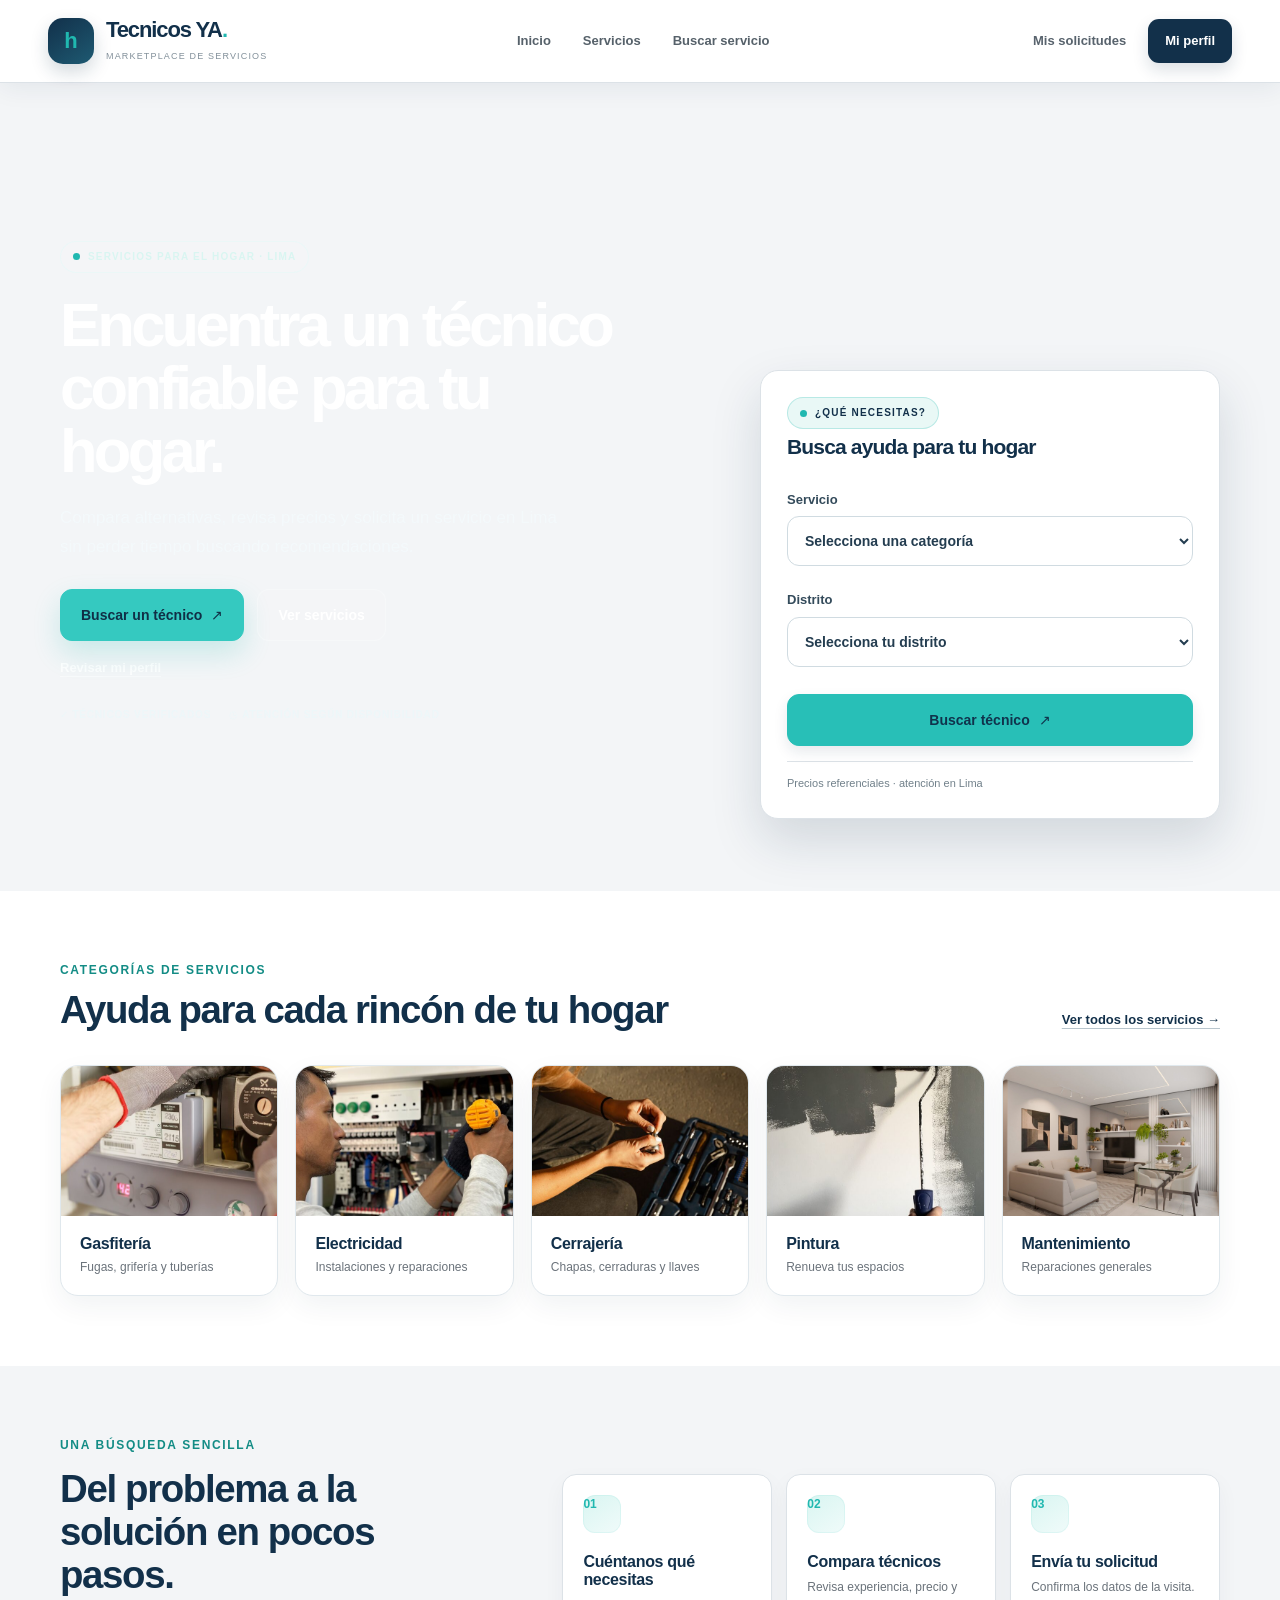
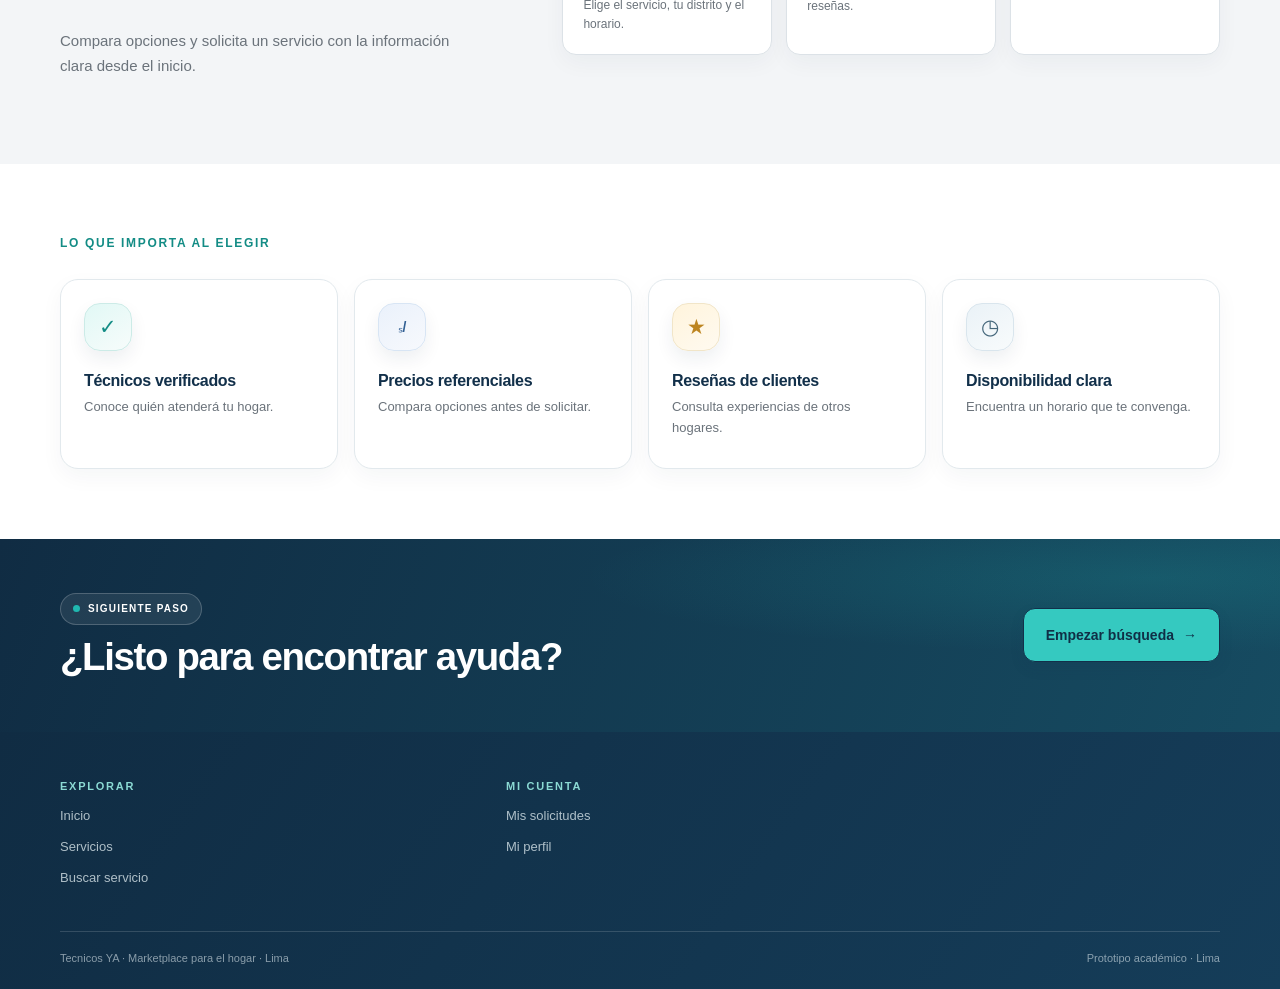
<file: index.html>
<!doctype html>
<html lang="es">
<head>
  <meta charset="utf-8">
  <meta name="viewport" content="width=device-width, initial-scale=1">
  <meta name="theme-color" content="#12304A">
  <meta name="description" content="Encuentra técnicos confiables para los servicios de tu hogar en Lima.">
  <title>Tecnicos YA — servicios para tu hogar</title>
  <link rel="stylesheet" href="./home.css">
  <link rel="stylesheet" href="./shared.css">
  <script src="/shared.js" defer></script>
  <script src="/home.js" defer></script>
</head>
<body>
  <header data-site-header></header>
  <main>
    <section class="hero">
      <div class="container hero-grid">
        <div class="hero-copy">
          <span class="eyebrow">Servicios para el hogar · Lima</span>
          <h1>Encuentra un técnico confiable para tu hogar.</h1>
          <p class="lead">Compara alternativas, revisa precios y solicita un servicio en Lima sin perder tiempo buscando recomendaciones.</p>
          <div class="button-row"><a class="button" href="/buscar-servicio/">Buscar un técnico <span aria-hidden="true">↗</span></a><a class="button button--secondary" href="/servicios/">Ver servicios</a></div>
          <a class="text-link home-account-link" href="/mi-perfil/">Revisar mi perfil</a>
          <div class="trust-list"><span>✓ Técnicos verificados</span><span>◷ Atención según disponibilidad</span></div>
        </div>
        <div class="hero-visual">
          <img src="./hogario-home.jpeg" alt="Interior luminoso de un hogar moderno" fetchpriority="high">
          <div class="hero-search">
            <span class="eyebrow">¿Qué necesitas?</span>
            <h2>Busca ayuda para tu hogar</h2>
            <form id="home-search" action="/buscar-servicio/">
              <label class="field"><span>Servicio</span><select name="servicio" required><option value="">Selecciona una categoría</option><option>Gasfitería</option><option>Electricidad</option><option>Cerrajería</option><option>Pintura</option><option>Mantenimiento</option><option>Limpieza</option></select></label>
              <label class="field"><span>Distrito</span><select name="distrito" required><option value="">Selecciona tu distrito</option><option>Surco</option><option>Miraflores</option><option>San Borja</option><option>San Isidro</option><option>La Molina</option></select></label>
              <button class="button" type="submit">Buscar técnico <span aria-hidden="true">↗</span></button>
            </form>
            <p class="home-search-note">Precios referenciales · atención en Lima</p>
          </div>
        </div>
      </div>
    </section>
    <section class="section">
      <div class="container"><div class="section-title-row"><div><p class="section-heading">Categorías de servicios</p><h2>Ayuda para cada rincón de tu hogar</h2></div><a class="text-link" href="/servicios/">Ver todos los servicios →</a></div>
        <div class="service-grid">
          <a class="service-card" href="/buscar-servicio/?servicio=Gasfiter%C3%ADa"><img src="./hogario-gas.jpeg" alt="Técnico revisando una instalación de agua" loading="lazy"><div class="service-card__body"><h3>Gasfitería</h3><p>Fugas, grifería y tuberías</p></div></a>
          <a class="service-card" href="/buscar-servicio/?servicio=Electricidad"><img src="./hogario-electric.jpeg" alt="Electricista trabajando en una instalación del hogar" loading="lazy"><div class="service-card__body"><h3>Electricidad</h3><p>Instalaciones y reparaciones</p></div></a>
          <a class="service-card" href="/buscar-servicio/?servicio=Cerrajer%C3%ADa"><img src="./hogario-locksmith.jpeg" alt="Herramientas de cerrajería" loading="lazy"><div class="service-card__body"><h3>Cerrajería</h3><p>Chapas, cerraduras y llaves</p></div></a>
          <a class="service-card" href="/buscar-servicio/?servicio=Pintura"><img src="./hogario-paint.jpeg" alt="Pintor renovando una pared interior" loading="lazy"><div class="service-card__body"><h3>Pintura</h3><p>Renueva tus espacios</p></div></a>
          <a class="service-card" href="/buscar-servicio/?servicio=Mantenimiento"><img src="./hogario-home.jpeg" alt="Sala de estar luminosa en un hogar cuidado" loading="lazy"><div class="service-card__body"><h3>Mantenimiento</h3><p>Reparaciones generales</p></div></a>
        </div>
      </div>
    </section>
    <section class="section section--soft">
      <div class="container home-steps"><div><p class="section-heading">Una búsqueda sencilla</p><h2>Del problema a la solución en pocos pasos.</h2><p class="muted">Compara opciones y solicita un servicio con la información clara desde el inicio.</p></div><div class="inline-steps"><article class="inline-step"><b>01</b><h3>Cuéntanos qué necesitas</h3><p>Elige el servicio, tu distrito y el horario.</p></article><article class="inline-step"><b>02</b><h3>Compara técnicos</h3><p>Revisa experiencia, precio y reseñas.</p></article><article class="inline-step"><b>03</b><h3>Envía tu solicitud</h3><p>Confirma los datos de la visita.</p></article></div></div>
    </section>
    <section class="section"><div class="container"><p class="section-heading">Lo que importa al elegir</p><div class="benefit-grid"><article><span>✓</span><h3>Técnicos verificados</h3><p>Conoce quién atenderá tu hogar.</p></article><article><span>ₛ/</span><h3>Precios referenciales</h3><p>Compara opciones antes de solicitar.</p></article><article><span>★</span><h3>Reseñas de clientes</h3><p>Consulta experiencias de otros hogares.</p></article><article><span>◷</span><h3>Disponibilidad clara</h3><p>Encuentra un horario que te convenga.</p></article></div></div></section>
    <section class="home-cta"><div class="container"><div><span class="eyebrow">Siguiente paso</span><h2>¿Listo para encontrar ayuda?</h2></div><a class="button button--teal" href="/buscar-servicio/">Empezar búsqueda <span aria-hidden="true">→</span></a></div></section>
  </main>
  <footer data-site-footer></footer>
</body>
</html>
</file>
<file: home.css>
.section-title-row{display:flex;align-items:end;justify-content:space-between;gap:20px;margin-bottom:26px}.section-title-row .section-heading{margin-bottom:8px}.section-title-row h2{margin:0}.service-grid{display:grid;grid-template-columns:repeat(5,minmax(0,1fr));gap:14px}.home-account-link{display:inline-block;margin-top:17px;font-size:12px}.hero-search form{display:grid;gap:11px}.hero-search .field{gap:6px;font-size:11px;font-weight:700;color:#4c5962}.hero-search select{min-height:43px;padding:9px 11px;border:1px solid var(--line);border-radius:8px;background:#fff;color:#637079}.hero-search .button{width:100%;margin-top:3px}.home-search-note{margin:15px 0 0;padding-top:13px;border-top:1px solid var(--line);color:#89949b;font-size:10px}.home-steps{display:grid;grid-template-columns:.8fr 1.2fr;align-items:center;gap:48px}.home-steps .section-heading{margin-bottom:12px}.home-steps h2{max-width:420px}.home-steps p:not(.section-heading){max-width:400px}.benefit-grid{display:grid;grid-template-columns:repeat(4,minmax(0,1fr));gap:14px}.benefit-grid article{min-height:175px;padding:20px;border:1px solid var(--line);border-radius:14px;background:#fff}.benefit-grid article>span{width:34px;height:34px;display:grid;place-items:center;border-radius:10px;background:#eaf8f7;color:#15948c;font-weight:800}.benefit-grid h3{margin:23px 0 7px;font-size:14px}.benefit-grid p{margin:0;color:var(--muted);font-size:12px}.home-cta{padding:38px 0;background:var(--navy);color:#fff}.home-cta .container{display:flex;align-items:center;justify-content:space-between;gap:20px}.home-cta h2{margin:10px 0 0;color:#fff;font-size:25px}.home-cta .eyebrow{border-color:rgba(255,255,255,.2);background:rgba(255,255,255,.08);color:#fff}.button--teal{border-color:var(--teal);background:var(--teal);color:var(--navy)}.button--teal:hover{background:#59cec7}@media(max-width:900px){.service-grid{grid-template-columns:repeat(3,minmax(0,1fr))}.home-steps{grid-template-columns:1fr;gap:12px}.benefit-grid{grid-template-columns:repeat(2,minmax(0,1fr))}}@media(max-width:620px){.section-title-row{align-items:start;flex-direction:column}.service-grid{grid-template-columns:repeat(2,minmax(0,1fr));gap:10px}.service-card img{height:118px}.service-card__body{padding:12px}.home-cta .container{align-items:flex-start;flex-direction:column}.benefit-grid{grid-template-columns:1fr 1fr}.benefit-grid article{min-height:155px;padding:15px}.benefit-grid h3{margin-top:17px;font-size:13px}.hero-visual{min-height:410px}}
.hero-search h2{margin:10px 0 16px;font-size:clamp(1.3rem,2vw,1.65rem)}
.home-search-note{font-size:11px;line-height:1.5}
.section-title-row{margin-bottom:30px}
.service-card__body h3{font-size:15px}
.home-steps .inline-step{min-height:150px}
.benefit-grid article{transition:border-color .18s ease,transform .18s ease,box-shadow .18s ease}
.benefit-grid article:hover{border-color:#b6e6e3;box-shadow:0 10px 26px rgba(18,48,74,.07);transform:translateY(-2px)}
.home-cta .button--teal{min-height:50px}
@media(max-width:620px){.hero{padding-block:34px 46px}.hero-visual{min-height:390px}.home-steps .inline-step{min-height:0}.service-card__body h3{font-size:14px}}
@media(max-width:380px){.service-grid{grid-template-columns:1fr}.service-card{display:grid;grid-template-columns:100px minmax(0,1fr)}.service-card img{height:100%;min-height:104px}.service-card__body{align-self:center}}

.hero{
  position:relative;
  padding:76px 0 84px;
  background:radial-gradient(ellipse at 88% 8%,rgba(32,184,176,.2),transparent 30%),linear-gradient(118deg,#102c43 0%,#153d59 58%,#1b5f6a 100%);
  color:#fff;
}
.hero-grid{grid-template-columns:minmax(0,1.08fr) minmax(0,.92fr);gap:38px}
.hero-copy{max-width:620px}
.hero-copy .eyebrow{border-color:rgba(207,249,245,.26);background:rgba(255,255,255,.08);color:#d9f5f1}
.hero-copy h1{max-width:590px;margin:23px 0 18px;color:#fff;font-size:clamp(3rem,4.8vw,4.35rem);line-height:1.03;letter-spacing:-.06em}
.hero-copy .lead{max-width:520px;color:rgba(244,250,252,.78);font-size:17px;line-height:1.75}
.hero-copy .button-row{gap:13px;margin-top:27px}
.hero-copy .button{min-height:52px;padding:13px 20px;border-radius:12px}
.hero-copy .button:first-child{border-color:#35c9c0;background:#35c9c0;color:#102f46;box-shadow:0 12px 28px rgba(32,184,176,.2)}
.hero-copy .button:first-child:hover{border-color:#53d4cb;background:#53d4cb}
.hero-copy .button--secondary{border-color:rgba(255,255,255,.24);background:rgba(255,255,255,.08);color:#fff}
.hero-copy .button--secondary:hover{border-color:rgba(255,255,255,.42);background:rgba(255,255,255,.14)}
.hero-copy .home-account-link{color:rgba(255,255,255,.83);text-decoration-color:rgba(255,255,255,.42)}
.hero-copy .trust-list{color:rgba(235,247,250,.75)}
.hero-visual{min-height:480px;padding:88px 0 0 30px}
.hero-visual>img{height:380px;border-radius:28px;box-shadow:0 28px 65px rgba(4,21,35,.3)}
.hero-search{width:min(94%,480px);margin-top:142px;padding:30px;border:1px solid rgba(255,255,255,.72);border-radius:24px;box-shadow:0 28px 70px rgba(5,25,39,.3)}
.hero-search h2{margin:13px 0 19px;font-size:clamp(1.45rem,2vw,1.8rem);letter-spacing:-.04em}
.hero-search .field{font-size:12px}
.hero-search select{min-height:49px;border-color:#d7e0e5;border-radius:11px;font-size:14px}
.hero-search .button{min-height:52px;border-color:#28bfb7;background:#28bfb7;color:#10334c;font-size:14px}
.hero-search .button:hover{border-color:#46cec6;background:#46cec6}
.home-search-note{color:#71808a;font-size:11px}
.section-title-row{margin-bottom:34px}
.section-title-row .section-heading,.home-steps .section-heading,.section>.container>.section-heading{color:#138c85}
.section-title-row h2{max-width:650px;font-size:clamp(1.8rem,3vw,2.5rem)}
.service-grid{gap:17px}
.service-card{border-color:#e2e9ed;border-radius:18px;box-shadow:0 8px 24px rgba(18,48,74,.055)}
.service-card img{height:172px;transition:transform .4s ease}
.service-card:hover img{transform:scale(1.04)}
.service-card__body{padding:18px}
.service-card__body h3{font-size:16px}
.service-card__body p{font-size:13px;line-height:1.5}
.home-steps{gap:58px}
.home-steps h2{font-size:clamp(1.9rem,3vw,2.55rem);line-height:1.12}
.home-steps .muted{font-size:15px;line-height:1.7}
.inline-steps{gap:16px}
.inline-step{min-height:176px;padding:22px;border-color:#e2e9ed;border-radius:18px;box-shadow:0 8px 22px rgba(18,48,74,.045)}
.inline-step b{width:38px;height:38px;display:grid;place-items:center;border-radius:12px;background:#e8f8f6;color:#118b83;font-size:13px}
.inline-step h3{margin-top:20px;font-size:16px}
.inline-step p{font-size:13px;line-height:1.6}
.benefit-grid{gap:16px}
.benefit-grid article{min-height:190px;padding:23px;border-color:#e2e9ed;border-radius:18px;box-shadow:0 8px 22px rgba(18,48,74,.045)}
.benefit-grid article>span{width:42px;height:42px;border-radius:14px;font-size:17px}
.benefit-grid h3{margin-top:21px;font-size:16px}
.benefit-grid p{font-size:13px;line-height:1.6}
.home-cta{position:relative;overflow:hidden;padding:54px 0;background:radial-gradient(ellipse at 90% 20%,rgba(32,184,176,.17),transparent 35%),linear-gradient(110deg,#102c43,#164b61);}
.home-cta h2{font-size:clamp(1.8rem,3vw,2.4rem)}
.home-cta .button--teal{min-height:54px;padding-inline:22px;border-radius:12px;background:#35c9c0;color:#102f46}
@media(max-width:900px){
  .hero{padding-block:58px 65px}
  .hero-grid{gap:24px}
  .hero-copy{max-width:720px}
  .hero-copy h1{max-width:700px}
  .hero-visual{min-height:460px;padding-top:76px}
  .hero-search{margin-top:118px}
  .home-steps{gap:28px}
}
@media(max-width:620px){
  .hero{padding:43px 0 55px}
  .hero-copy h1{margin:20px 0 14px;font-size:clamp(2.8rem,11vw,4rem)}
  .hero-copy .lead{font-size:15px;line-height:1.65}
  .hero-copy .button-row{display:grid;grid-template-columns:1fr 1fr;gap:10px;margin-top:22px}
  .hero-copy .button{min-height:50px;padding:11px 12px;font-size:12px}
  .hero-visual{min-height:435px;padding:60px 0 0 10px}
  .hero-visual>img{height:235px;border-radius:22px}
  .hero-search{width:100%;margin-top:103px;padding:21px;border-radius:20px}
  .hero-search .field{font-size:12px}
  .hero-search select{min-height:47px;font-size:13px}
  .service-grid{gap:11px}
  .service-card{border-radius:15px}
  .service-card img{height:130px}
  .service-card__body{padding:14px}
  .home-steps{gap:20px}
  .inline-steps{gap:11px}
  .inline-step{min-height:0;padding:18px}
  .inline-step h3{margin-top:14px}
  .benefit-grid{gap:11px}
  .benefit-grid article{min-height:165px;padding:16px;border-radius:15px}
  .benefit-grid h3{margin-top:16px;font-size:14px}
  .home-cta{padding:40px 0}
  .home-cta .container{gap:18px}
  .home-cta .button--teal{width:100%}
}
@media(max-width:380px){
  .hero-copy .button-row{grid-template-columns:1fr}
  .hero-visual{min-height:445px;padding-left:0}
  .hero-visual>img{height:210px}
  .hero-search{margin-top:100px;padding:17px}
  .benefit-grid{grid-template-columns:1fr}
  .benefit-grid article{min-height:0}
}

.hero{
  background-image:linear-gradient(90deg,rgba(8,30,46,.9) 0%,rgba(10,42,58,.76) 48%,rgba(9,44,58,.62) 100%),url("/hogario-home.jpeg");
  background-position:center,center 47%;
  background-size:cover;
}
.hero-grid{grid-template-columns:minmax(0,1.05fr) minmax(0,.95fr);gap:44px}
.hero-visual{min-height:0;padding:0}
.hero-visual>img{display:none}
.hero-search{width:100%;max-width:510px;margin:0 auto 0 0;border-color:rgba(255,255,255,.8);box-shadow:0 28px 70px rgba(4,21,35,.34)}
.hero-search .eyebrow{background:#e9f8f6;color:#12304a}
.section--soft{background:linear-gradient(135deg,#eef8f8 0%,#f3f6fa 100%)}
.home-steps{gap:64px}
.inline-step{position:relative;overflow:hidden;border-top:3px solid #20b8b0}
.inline-step b{background:linear-gradient(145deg,#d9f5f1,#f0fbfa);box-shadow:inset 0 0 0 1px rgba(32,184,176,.08)}
.benefit-grid article>span{width:48px;height:48px;border:1px solid #ccebe7;border-radius:16px;background:linear-gradient(145deg,#e1f8f5,#f7fcfb);color:#138c85;font-size:21px;box-shadow:0 8px 18px rgba(18,48,74,.07)}
.benefit-grid article:nth-child(2)>span{border-color:#d8e5f4;background:linear-gradient(145deg,#eaf1fb,#f7f9fd);color:#315f93;font-size:14px}
.benefit-grid article:nth-child(3)>span{border-color:#f1e5c8;background:linear-gradient(145deg,#fff4dc,#fffaf0);color:#bd8520}
.benefit-grid article:nth-child(4)>span{border-color:#d9e5ed;background:linear-gradient(145deg,#eaf2f7,#f8fbfc);color:#45677b}
@media(max-width:900px){
  .hero-grid{gap:30px}
  .hero-visual{width:100%;margin:0}
  .hero-search{margin:0 auto}
  .home-steps{gap:28px}
}
@media(max-width:620px){
  .hero{background-position:center,58% center}
  .hero-grid{gap:28px}
  .hero-visual{min-height:0;padding:0}
  .hero-search{max-width:none;margin:0;padding:20px}
  .home-steps{gap:18px}
}
@media(max-width:380px){.benefit-grid article>span{width:44px;height:44px}}
</file>
<file: shared.css>
:root{font-family:Inter,Arial,sans-serif;color:#343a40;background:#fff;font-synthesis:none;text-rendering:optimizeLegibility;--navy:#12304a;--teal:#20b8b0;--ink:#343a40;--muted:#6b737b;--line:#dce2e7;--paper:#f3f5f7;--white:#fff;--shadow:0 14px 38px rgba(18,48,74,.09);font-optical-sizing:auto}*{box-sizing:border-box}html{scroll-behavior:smooth}body{margin:0;min-width:320px;background:#fff;color:var(--ink);font-size:15px;line-height:1.55}img{display:block;max-width:100%}a{color:inherit;text-decoration:none}button,input,select,textarea{font:inherit}button,a,input,select,textarea{outline-offset:3px}a:focus-visible,button:focus-visible,input:focus-visible,select:focus-visible,textarea:focus-visible{outline:3px solid rgba(32,184,176,.55)}.site-header{position:relative;z-index:5;background:#fff;border-bottom:1px solid var(--line);box-shadow:0 2px 10px rgba(18,48,74,.04)}.header-main{max-width:1240px;margin:auto;min-height:76px;padding:12px 28px;display:flex;align-items:center;justify-content:space-between;gap:22px}.brand{display:inline-flex;align-items:center;gap:10px;flex-shrink:0}.brand-mark{width:42px;height:42px;display:grid;place-items:center;border-radius:13px;background:var(--navy);color:var(--teal);font-size:22px;font-weight:800}.brand-name{font-size:20px;font-weight:800;letter-spacing:-.05em;color:var(--navy);line-height:1}.brand-caption{display:block;margin-top:5px;font-size:9px;letter-spacing:.13em;text-transform:uppercase;color:#82909a}.main-nav{display:flex;align-items:center;gap:4px}.main-nav a,.mobile-nav a{padding:9px 12px;border-radius:9px;color:#56616a;font-size:13px;font-weight:650;white-space:nowrap;transition:background .18s,color .18s}.main-nav a:hover,.main-nav a[aria-current=page],.mobile-nav a:hover,.mobile-nav a[aria-current=page]{background:#e8f8f7;color:var(--navy)}.header-actions{display:flex;align-items:center;gap:10px;white-space:nowrap}.header-actions a{font-size:12px;font-weight:700}.header-login{padding:9px 12px;color:#58636d}.header-tech{padding:11px 15px;border-radius:9px;background:var(--navy);color:#fff}.mobile-nav{display:none;overflow-x:auto;border-top:1px solid var(--line);padding:7px 18px;gap:3px}.container{width:min(1160px,calc(100% - 48px));margin-inline:auto}.section{padding:70px 0}.section--soft{background:var(--paper)}.section-heading{margin:0 0 26px;color:var(--navy);font-size:12px;font-weight:800;letter-spacing:.14em;text-transform:uppercase}.eyebrow{display:inline-flex;align-items:center;gap:8px;width:max-content;padding:7px 12px;border:1px solid rgba(32,184,176,.24);border-radius:30px;background:#ecf9f8;color:var(--navy);font-size:10px;font-weight:800;letter-spacing:.12em;text-transform:uppercase}.eyebrow:before{content:"";width:7px;height:7px;border-radius:50%;background:var(--teal)}h1,h2,h3,p{margin-top:0}h1,h2,h3{color:var(--navy);line-height:1.12}h1{font-size:clamp(2.3rem,5vw,4.3rem);letter-spacing:-.055em}h2{font-size:clamp(1.45rem,2.5vw,2.1rem);letter-spacing:-.035em}h3{font-size:1.05rem;letter-spacing:-.02em}.muted{color:var(--muted)}.lead{max-width:650px;color:#66717a;font-size:17px;line-height:1.7}.button-row{display:flex;flex-wrap:wrap;gap:12px}.button{min-height:46px;display:inline-flex;align-items:center;justify-content:center;gap:9px;padding:11px 18px;border:1px solid var(--navy);border-radius:9px;background:var(--navy);color:#fff;font-size:13px;font-weight:750;cursor:pointer;transition:transform .15s,background .15s,box-shadow .15s}.button:hover{background:#1b4567;box-shadow:0 7px 18px rgba(18,48,74,.16);transform:translateY(-1px)}.button--secondary{border-color:#b8e8e5;background:#eaf8f7;color:var(--navy)}.button--secondary:hover{background:#d9f3f1}.button--white{border-color:#fff;background:#fff;color:var(--navy)}.text-link{color:var(--navy);font-size:13px;font-weight:700;text-decoration:underline;text-decoration-color:#b8c5cd;text-underline-offset:4px}.card{border:1px solid var(--line);border-radius:16px;background:#fff;box-shadow:0 4px 15px rgba(18,48,74,.035)}.card--pad{padding:24px}.grid{display:grid;gap:18px}.grid-2{grid-template-columns:repeat(2,minmax(0,1fr))}.grid-3{grid-template-columns:repeat(3,minmax(0,1fr))}.grid-4{grid-template-columns:repeat(4,minmax(0,1fr))}.service-card{overflow:hidden;border:1px solid var(--line);border-radius:15px;background:#fff;box-shadow:0 4px 14px rgba(18,48,74,.045);transition:transform .2s,border-color .2s,box-shadow .2s}.service-card:hover{transform:translateY(-3px);border-color:#a6dfdb;box-shadow:var(--shadow)}.service-card img{width:100%;height:150px;object-fit:cover}.service-card__body{padding:16px}.service-card__body h3{margin-bottom:5px}.service-card__body p{margin:0;color:var(--muted);font-size:12px}.page-top{padding:46px 0 28px;background:var(--paper);border-bottom:1px solid var(--line)}.page-top h1{margin:16px 0 8px;font-size:clamp(2rem,4vw,3.25rem)}.page-top p{max-width:720px;margin-bottom:0;color:var(--muted)}.page-content{padding:38px 0 72px}.form-card{padding:27px;border:1px solid var(--line);border-radius:16px;background:#fff;box-shadow:var(--shadow)}.form-grid{display:grid;grid-template-columns:repeat(2,minmax(0,1fr));gap:18px}.field{display:grid;gap:7px}.field--wide{grid-column:1/-1}.field label{color:#44515a;font-size:12px;font-weight:750}.field input,.field select,.field textarea{width:100%;min-height:46px;padding:11px 13px;border:1px solid #ced7dd;border-radius:9px;background:#fff;color:var(--ink)}.field textarea{min-height:110px;resize:vertical}.field input::placeholder,.field textarea::placeholder{color:#9aa4ab}.form-actions{display:flex;align-items:center;flex-wrap:wrap;gap:12px;margin-top:22px}.notice{padding:15px 17px;border:1px solid #ccebe8;border-radius:12px;background:#f0fbfa;color:#31575a;font-size:13px}.pill{display:inline-flex;padding:7px 11px;border-radius:30px;background:#eaf8f7;color:var(--navy);font-size:11px;font-weight:750}.hero{overflow:hidden;padding:62px 0 72px;background:var(--paper)}.hero-grid{display:grid;grid-template-columns:1.03fr .97fr;align-items:center;gap:48px}.hero h1{max-width:680px;margin:20px 0 20px}.hero-visual{position:relative;min-height:430px;padding:115px 0 0 32px}.hero-visual>img{position:absolute;inset:0 0 auto;width:100%;height:300px;border-radius:20px;object-fit:cover}.hero-search{position:relative;z-index:1;width:min(94%,460px);margin:110px 0 0 auto;padding:26px;border:1px solid var(--line);border-radius:18px;background:#fff;box-shadow:0 22px 50px rgba(18,48,74,.15)}.hero-search h2{margin:6px 0 18px;font-size:21px}.hero-search .field{margin-top:13px}.hero-search .button{width:100%;margin-top:16px}.trust-list{display:flex;flex-wrap:wrap;gap:18px;margin-top:27px;color:#77838a;font-size:10px;font-weight:750;letter-spacing:.08em;text-transform:uppercase}.technician-card{display:grid;grid-template-columns:108px 1fr;gap:19px;padding:19px;border:1px solid var(--line);border-radius:15px;background:#fff;box-shadow:0 4px 15px rgba(18,48,74,.04)}.technician-card>img{width:108px;height:116px;border-radius:12px;object-fit:cover}.technician-card h3{margin:2px 0 4px}.technician-card p{margin:0;color:var(--muted);font-size:13px}.tech-meta{display:flex;flex-wrap:wrap;gap:9px 16px;margin-top:11px;color:#5e6a72;font-size:11px}.tech-bottom{grid-column:2;display:flex;align-items:center;justify-content:space-between;gap:15px;padding-top:13px;border-top:1px solid var(--line)}.tech-bottom strong{display:block;color:var(--navy);font-size:16px}.results-layout{display:grid;grid-template-columns:260px minmax(0,1fr);gap:32px}.filter-panel{position:sticky;top:18px;align-self:start;padding:20px;border:1px solid var(--line);border-radius:14px;background:#fff}.filter-group{padding:15px 0;border-bottom:1px solid var(--line)}.filter-group:last-child{border-bottom:0}.filter-group h3{margin-bottom:11px;font-size:13px}.check-row{display:flex;align-items:center;gap:8px;margin:8px 0;color:#5d6871;font-size:12px}.check-row input{accent-color:var(--teal)}.results-list{display:grid;gap:14px}.profile-grid{display:grid;grid-template-columns:.82fr 1.18fr;gap:25px}.profile-head{display:flex;align-items:center;gap:17px}.profile-head img{width:100px;height:100px;border-radius:15px;object-fit:cover}.profile-head h2{margin:0;font-size:24px}.profile-head p{margin:5px 0 0;color:var(--muted);font-size:13px}.data-row{display:flex;justify-content:space-between;gap:15px;padding:13px 0;border-bottom:1px solid var(--line);font-size:13px}.data-row:last-child{border-bottom:0}.data-row span{color:var(--muted)}.data-row strong{color:var(--navy);text-align:right}.rating-stars{display:flex;gap:7px}.rating-stars button{width:44px;height:44px;border:1px solid var(--line);border-radius:9px;background:#fff;color:#9aa3a9;font-size:22px;cursor:pointer}.rating-stars button.is-active,.rating-stars button:hover{border-color:var(--teal);background:#eaf8f7;color:#db9c2f}.status{display:inline-flex;padding:6px 10px;border-radius:30px;background:#eaf8f7;color:#176d69;font-size:11px;font-weight:750}.success-panel{text-align:center;padding:50px 30px}.success-mark{width:62px;height:62px;display:grid;place-items:center;margin:0 auto 20px;border-radius:50%;background:#e7f8f5;color:#168b82;font-size:30px}.site-footer{padding:40px 0 20px;border-top:1px solid var(--line);background:var(--paper)}.footer-grid{display:grid;grid-template-columns:repeat(3,1fr);gap:32px;padding-bottom:28px}.footer-group h2{margin-bottom:14px;color:#82909a;font-size:10px;letter-spacing:.16em;text-transform:uppercase}.footer-group a{display:block;width:max-content;margin:8px 0;color:#66727a;font-size:12px}.footer-group a:hover{color:var(--navy);text-decoration:underline}.footer-bottom{display:flex;justify-content:space-between;gap:12px;padding-top:18px;border-top:1px solid #d8dfe3;color:#849098;font-size:10px}.footer-legal{display:flex;flex-wrap:wrap;gap:15px}.footer-legal a:hover{text-decoration:underline}.simple-grid{display:grid;grid-template-columns:repeat(2,minmax(0,1fr));gap:16px}.simple-action{padding:19px;border:1px solid var(--line);border-radius:13px;background:#fff}.simple-action h2{margin-bottom:6px;font-size:17px}.simple-action p{margin-bottom:12px;color:var(--muted);font-size:13px}.empty-state{padding:28px;border:1px dashed #bac7ce;border-radius:14px;background:#f9fbfc;color:var(--muted);text-align:center}.search-summary{display:flex;flex-wrap:wrap;gap:9px;margin:16px 0}.is-hidden{display:none!important}.field-hint{font-size:11px;color:var(--muted)}.toast-message{position:fixed;right:22px;bottom:22px;z-index:20;padding:12px 16px;border-radius:10px;background:var(--navy);color:#fff;box-shadow:var(--shadow);font-size:13px}.inline-steps{display:grid;grid-template-columns:repeat(3,1fr);gap:14px}.inline-step{padding:20px;border:1px solid var(--line);border-radius:14px;background:#fff}.inline-step b{display:block;margin-bottom:10px;color:var(--teal);font-size:12px}.inline-step h3{margin-bottom:7px}.inline-step p{margin:0;color:var(--muted);font-size:12px}.switch-row{display:flex;align-items:flex-start;gap:10px;padding:14px;border:1px solid var(--line);border-radius:11px;cursor:pointer}.switch-row input{margin-top:5px;accent-color:var(--teal)}@media(max-width:1050px){.header-main{gap:12px;padding-inline:20px}.main-nav a{padding-inline:9px;font-size:12px}.header-actions{gap:3px}.header-actions a{font-size:11px}.header-tech{padding-inline:11px}.hero-grid{gap:25px}.results-layout{grid-template-columns:230px minmax(0,1fr);gap:20px}}@media(max-width:850px){.header-main{min-height:68px}.main-nav{display:none}.mobile-nav{display:flex}.header-actions .header-login{display:none}.hero-grid{grid-template-columns:1fr}.hero-visual{width:min(650px,100%);margin:auto}.grid-4{grid-template-columns:repeat(2,minmax(0,1fr))}.results-layout{grid-template-columns:1fr}.filter-panel{position:static}.profile-grid{grid-template-columns:1fr 1fr}}@media(max-width:620px){.container{width:min(100% - 32px,1160px)}.header-main{padding:10px 16px}.brand-caption{display:none}.header-tech{display:none}.mobile-nav{padding-inline:12px}.section{padding:48px 0}.hero{padding:42px 0}.hero-grid{gap:18px}.hero-visual{min-height:390px;padding-left:10px}.hero-visual>img{height:245px}.hero-search{width:97%;margin-top:95px;padding:18px}.lead{font-size:15px}.grid-2,.grid-3,.grid-4,.form-grid,.profile-grid,.simple-grid{grid-template-columns:1fr}.field--wide{grid-column:auto}.page-top{padding:32px 0 22px}.page-content{padding:25px 0 50px}.form-card{padding:19px}.technician-card{grid-template-columns:76px minmax(0,1fr);gap:12px;padding:13px}.technician-card>img{width:76px;height:88px}.tech-meta{gap:6px 10px;font-size:10px}.tech-bottom{grid-column:1/-1}.tech-bottom .button{padding-inline:12px}.footer-grid{grid-template-columns:1fr 1fr;gap:18px}.footer-group:last-child{grid-column:1/-1}.footer-bottom{flex-direction:column}.inline-steps{grid-template-columns:1fr}.profile-head img{width:82px;height:82px}.data-row{font-size:12px}.success-panel{padding:35px 18px}}

body{font-size:16px;line-height:1.6}
.main-nav a,.mobile-nav a{font-size:13px}
.header-actions a{font-size:13px}
.button{min-height:48px;border-radius:11px;transition:transform .18s ease,background .18s ease,border-color .18s ease,box-shadow .18s ease}
.button:active{transform:translateY(0)}
.button:disabled,.button[aria-disabled=true]{cursor:not-allowed;opacity:.55;box-shadow:none;transform:none}
.card,.form-card,.filter-panel,.technician-card,.service-card{border-radius:16px}
.card:focus-within,.form-card:focus-within{border-color:#b6e6e3}
.service-card:focus-visible{outline:3px solid rgba(32,184,176,.55);outline-offset:3px}
.technician-card{transition:border-color .18s ease,box-shadow .18s ease,transform .18s ease}
.technician-card:hover{border-color:#b6e6e3;box-shadow:var(--shadow);transform:translateY(-2px)}
.filter-panel{box-shadow:0 8px 24px rgba(18,48,74,.04)}
.field input,.field select,.field textarea{min-height:48px;border-color:#c5d0d7;border-radius:11px;transition:border-color .18s ease,box-shadow .18s ease}
.field input:focus,.field select:focus,.field textarea:focus{border-color:var(--teal);box-shadow:0 0 0 3px rgba(32,184,176,.12);outline:none}
.field input:disabled,.field select:disabled,.field textarea:disabled{background:#f3f5f7;color:#7b858c;cursor:not-allowed}
.check-row{min-height:32px;font-size:13px}
.check-row input,.switch-row input{width:17px;height:17px;flex:0 0 17px;accent-color:var(--teal)}
.tech-meta{font-size:12px;line-height:1.5}
.status{min-height:28px;align-items:center;font-size:12px}
.pill{min-height:30px;align-items:center}
.empty-state{line-height:1.7}
.toast-message{max-width:min(420px,calc(100vw - 32px));line-height:1.5}
.mobile-nav a{display:flex;min-height:42px;align-items:center;justify-content:center}
@media(max-width:620px){
  .mobile-nav{display:grid;grid-template-columns:repeat(3,minmax(0,1fr));overflow:visible;padding:8px 12px;gap:4px}
  .mobile-nav a{padding:9px 6px;text-align:center;white-space:normal}
  .header-main{min-height:64px}
  .button-row{gap:10px}
  .button-row .button{min-height:48px}
  .hero-search{padding:20px}
  .filter-panel{padding:17px}
  .technician-card{padding:14px}
  .tech-meta{font-size:11px}
  .site-footer{padding-top:32px}
}
@media(max-width:380px){
  .mobile-nav{grid-template-columns:repeat(2,minmax(0,1fr))}
  .container{width:calc(100% - 28px)}
  .hero-search{padding:16px}
  .card--pad,.form-card{padding:17px}
}
@media(prefers-reduced-motion:reduce){
  html{scroll-behavior:auto}
  *,*::before,*::after{scroll-behavior:auto!important;animation-duration:.01ms!important;animation-iteration-count:1!important;transition-duration:.01ms!important}
}

.site-header{position:sticky;top:0;background:rgba(255,255,255,.96);backdrop-filter:blur(14px);box-shadow:0 5px 24px rgba(18,48,74,.07)}
.header-main{min-height:82px}
.brand{gap:12px}
.brand-mark{width:46px;height:46px;border-radius:15px;background:linear-gradient(145deg,#12304a,#1e5a72);box-shadow:0 8px 18px rgba(18,48,74,.18)}
.brand-name{font-size:22px}
.main-nav a,.mobile-nav a{padding:10px 14px;border-radius:11px;font-size:13px}
.header-actions{gap:8px}
.header-login{padding:11px 14px;border-radius:11px;transition:background .18s ease,color .18s ease}
.header-login:hover{background:#eef5f6;color:var(--navy)}
.header-tech{padding:12px 17px;border-radius:11px;box-shadow:0 7px 16px rgba(18,48,74,.15);transition:transform .18s ease,box-shadow .18s ease}
.header-tech:hover{box-shadow:0 10px 22px rgba(18,48,74,.2);transform:translateY(-1px)}
.page-top{position:relative;isolation:isolate;overflow:hidden;padding:62px 0 50px;border:0;background:radial-gradient(ellipse at 88% 4%,rgba(32,184,176,.22),transparent 31%),linear-gradient(118deg,#102c43 0%,#153d59 60%,#1b5f6a 100%);color:#fff}
.page-top:after{position:absolute;z-index:-1;right:-100px;bottom:-220px;width:440px;height:440px;border:1px solid rgba(255,255,255,.08);border-radius:50%;box-shadow:0 0 0 48px rgba(255,255,255,.025),0 0 0 96px rgba(255,255,255,.02);content:"";pointer-events:none}
.page-top>.container{position:relative;z-index:1}
.page-top .eyebrow{border-color:rgba(207,249,245,.24);background:rgba(255,255,255,.08);color:#d9f5f1}
.page-top h1{max-width:850px;margin:18px 0 10px;color:#fff;font-size:clamp(2.4rem,5vw,4rem);line-height:1.04;letter-spacing:-.06em}
.page-top p{max-width:720px;color:rgba(244,250,252,.78);font-size:16px;line-height:1.7}
.page-top .text-link{color:#e5f7f5;text-decoration-color:rgba(255,255,255,.4)}
.page-top .profile-page-title{align-items:center}
.page-top .profile-page-title p{margin-bottom:0;color:rgba(244,250,252,.78)}
@media(max-width:650px){.page-top .profile-page-title{align-items:flex-start;flex-direction:column}}
.page-top .button:not(.button--secondary){border-color:#35c9c0;background:#35c9c0;color:#102f46;box-shadow:0 10px 26px rgba(32,184,176,.2)}
.page-top .button:not(.button--secondary):hover{border-color:#53d4cb;background:#53d4cb}
.page-content{min-height:420px;padding:48px 0 78px;background:linear-gradient(180deg,#f6f9fb 0%,#fff 320px)}
.form-card,.filter-panel,.card{border-color:#e0e8ed;border-radius:20px;box-shadow:0 14px 38px rgba(18,48,74,.07)}
.form-card{padding:30px}
.card--pad{padding:28px}
.field{gap:8px}
.field>span,.field label{color:#344b5b;font-size:13px;font-weight:700}
.field input,.field select,.field textarea{min-height:50px;border-color:#d0dbe1;border-radius:12px;background-color:#fff;color:#243d50;font-size:14px}
.field textarea{min-height:118px;line-height:1.6}
.field input::placeholder,.field textarea::placeholder{color:#87939c}
.form-actions{gap:12px}
.button{min-height:50px;padding:12px 20px;border-radius:12px;font-size:14px;box-shadow:0 6px 14px rgba(18,48,74,.1)}
.button--secondary{border-color:#c9e9e6;background:#effaf9;box-shadow:none}
.button--secondary:hover{border-color:#9ddbd6;background:#e1f6f4}
.notice{border-color:#c6e8e5;border-radius:15px;background:linear-gradient(135deg,#effaf9,#f8fcfc)}
.pill{padding:8px 12px;border:1px solid rgba(32,184,176,.09);background:#edf8f7}
.service-card{border-color:#e0e8ed;border-radius:18px;box-shadow:0 10px 28px rgba(18,48,74,.06)}
.service-card__body{padding:19px}
.technician-card{border-color:#e0e8ed;border-radius:18px;box-shadow:0 10px 28px rgba(18,48,74,.055)}
.filter-panel{padding:23px}
.status{padding:7px 11px;background:#e5f7f5;color:#176e69}
.site-footer{padding:48px 0 22px;border:0;background:linear-gradient(125deg,#102c43,#153d59);color:#fff}
.footer-grid{grid-template-columns:repeat(2,minmax(0,1fr));max-width:860px;padding-bottom:32px}
.footer-group h2{color:#8bdad4;font-size:11px}
.footer-group a{margin:10px 0;color:rgba(236,246,249,.72);font-size:13px;transition:color .18s ease,transform .18s ease}
.footer-group a:hover{color:#fff;text-decoration:none;transform:translateX(3px)}
.footer-bottom{border-color:rgba(255,255,255,.15);color:rgba(236,246,249,.55);font-size:11px}
@media(max-width:850px){
  .header-main{min-height:72px}
  .page-top{padding:48px 0 40px}
  .page-content{padding:36px 0 60px}
  .form-card{padding:25px}
}
@media(max-width:620px){
  .header-main{min-height:64px}
  .brand-mark{width:42px;height:42px}
  .main-nav a,.mobile-nav a{padding:9px 7px;font-size:12px}
  .page-top{padding:40px 0 34px}
  .page-top h1{font-size:clamp(2.25rem,10vw,3.3rem)}
  .page-top p{font-size:15px}
  .page-content{padding:26px 0 48px}
  .form-card,.card--pad,.filter-panel{padding:19px}
  .form-actions{display:grid;grid-template-columns:1fr}
  .form-actions .button{width:100%}
  .footer-grid{grid-template-columns:1fr 1fr;gap:20px}
  .footer-bottom{gap:8px}
}
@media(max-width:380px){
  .mobile-nav{grid-template-columns:repeat(2,minmax(0,1fr))}
  .page-top{padding:34px 0 29px}
  .form-card,.card--pad,.filter-panel{padding:16px}
  .footer-grid{gap:15px}
}
.button{position:relative;isolation:isolate;transition:transform .2s cubic-bezier(.2,.8,.2,1),box-shadow .22s ease,background .22s ease,border-color .22s ease}
.button:hover{transform:translateY(-2px) scale(1.01);box-shadow:0 12px 24px rgba(18,48,74,.18)}
.button:active{transform:translateY(0) scale(.98);box-shadow:0 3px 8px rgba(18,48,74,.12)}
.button:focus-visible{outline:3px solid rgba(32,184,176,.62);outline-offset:3px}
.service-card,.technician-card,.inline-step,.benefit-grid article{transition:transform .22s cubic-bezier(.2,.8,.2,1),box-shadow .22s ease,border-color .22s ease}
a.text-link{transition:color .18s ease,text-decoration-color .18s ease}
a.text-link:hover{color:#0f7e78;text-decoration-color:currentColor}
</file>
